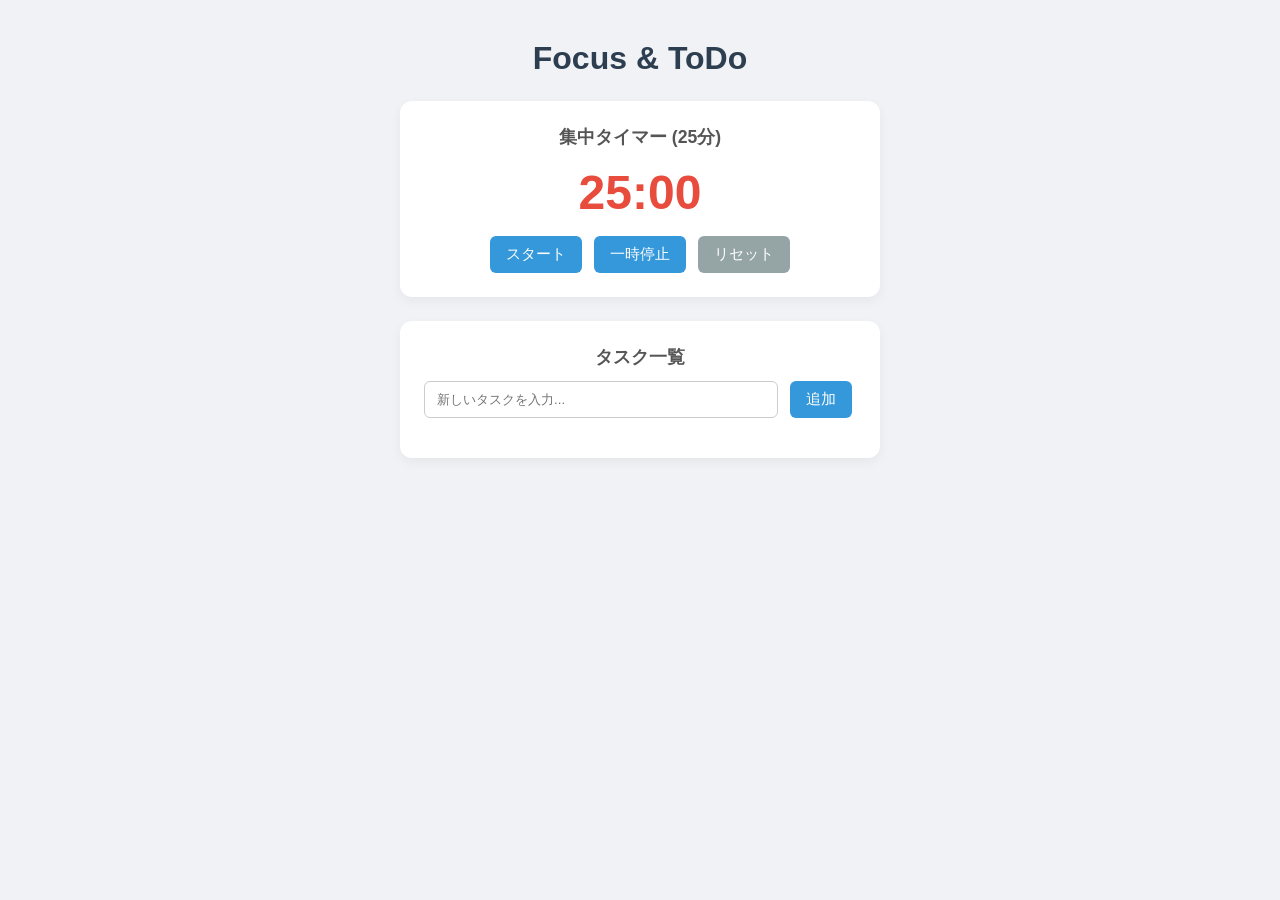
<file: index.html>
<!DOCTYPE html>
<html lang="ja">
<head>
  <meta charset="UTF-8">
  <meta name="viewport" content="width=device-width, initial-scale=1.0">
  <title>シンプルToDo＆集中タイマー</title>
  <link rel="stylesheet" href="style.css">
</head>
<body>
  <div class="container">
    <h1>Focus & ToDo</h1>

    <!-- タイマーセクション -->
    <section class="timer-card">
      <h2>集中タイマー (25分)</h2>
      <div id="timer-display">25:00</div>
      <div class="timer-controls">
        <button id="start-btn">スタート</button>
        <button id="pause-btn">一時停止</button>
        <button id="reset-btn">リセット</button>
      </div>
    </section>

    <!-- ToDoリストセクション -->
    <section class="todo-card">
      <h2>タスク一覧</h2>
      <form id="todo-form">
        <input type="text" id="todo-input" placeholder="新しいタスクを入力..." required>
        <button type="submit">追加</button>
      </form>
      <ul id="todo-list"></ul>
    </section>
  </div>

  <script src="script.js"></script>
</body>
</html>
</file>
<file: style.css>
* {
  box-sizing: border-box;
  margin: 0;
  padding: 0;
}

body {
  font-family: 'Helvetica Neue', Arial, sans-serif;
  background-color: #f0f2f5;
  color: #333;
  display: flex;
  justify-content: center;
  padding: 40px 20px;
}

.container {
  width: 100%;
  max-width: 480px;
}

h1 {
  text-align: center;
  margin-bottom: 24px;
  color: #2c3e50;
}

h2 {
  font-size: 1.1rem;
  margin-bottom: 12px;
  color: #555;
}

.timer-card, .todo-card {
  background: #ffffff;
  padding: 24px;
  border-radius: 12px;
  box-shadow: 0 4px 12px rgba(0,0,0,0.05);
  margin-bottom: 24px;
  text-align: center;
}

#timer-display {
  font-size: 3rem;
  font-weight: bold;
  color: #e74c3c;
  margin: 16px 0;
}

.timer-controls button, #todo-form button {
  padding: 8px 16px;
  font-size: 0.95rem;
  border: none;
  border-radius: 6px;
  cursor: pointer;
  background-color: #3498db;
  color: #fff;
  transition: background-color 0.2s;
  margin: 0 4px;
}

.timer-controls button:hover, #todo-form button:hover {
  background-color: #2980b9;
}

#reset-btn {
  background-color: #95a5a6;
}
#reset-btn:hover {
  background-color: #7f8c8d;
}

#todo-form {
  display: flex;
  gap: 8px;
  margin-bottom: 16px;
}

#todo-input {
  flex: 1;
  padding: 8px 12px;
  border: 1px solid #ccc;
  border-radius: 6px;
  outline: none;
}

#todo-input:focus {
  border-color: #3498db;
}

#todo-list {
  list-style: none;
  text-align: left;
}

.todo-item {
  display: flex;
  align-items: center;
  justify-content: space-between;
  padding: 10px 12px;
  border-bottom: 1px solid #eee;
}

.todo-item.completed span {
  text-decoration: line-through;
  color: #aaa;
}

.todo-item span {
  cursor: pointer;
  flex: 1;
}

.delete-btn {
  background: none;
  border: none;
  color: #e74c3c;
  font-size: 1.1rem;
  cursor: pointer;
  padding: 0 4px;
}
</file>
